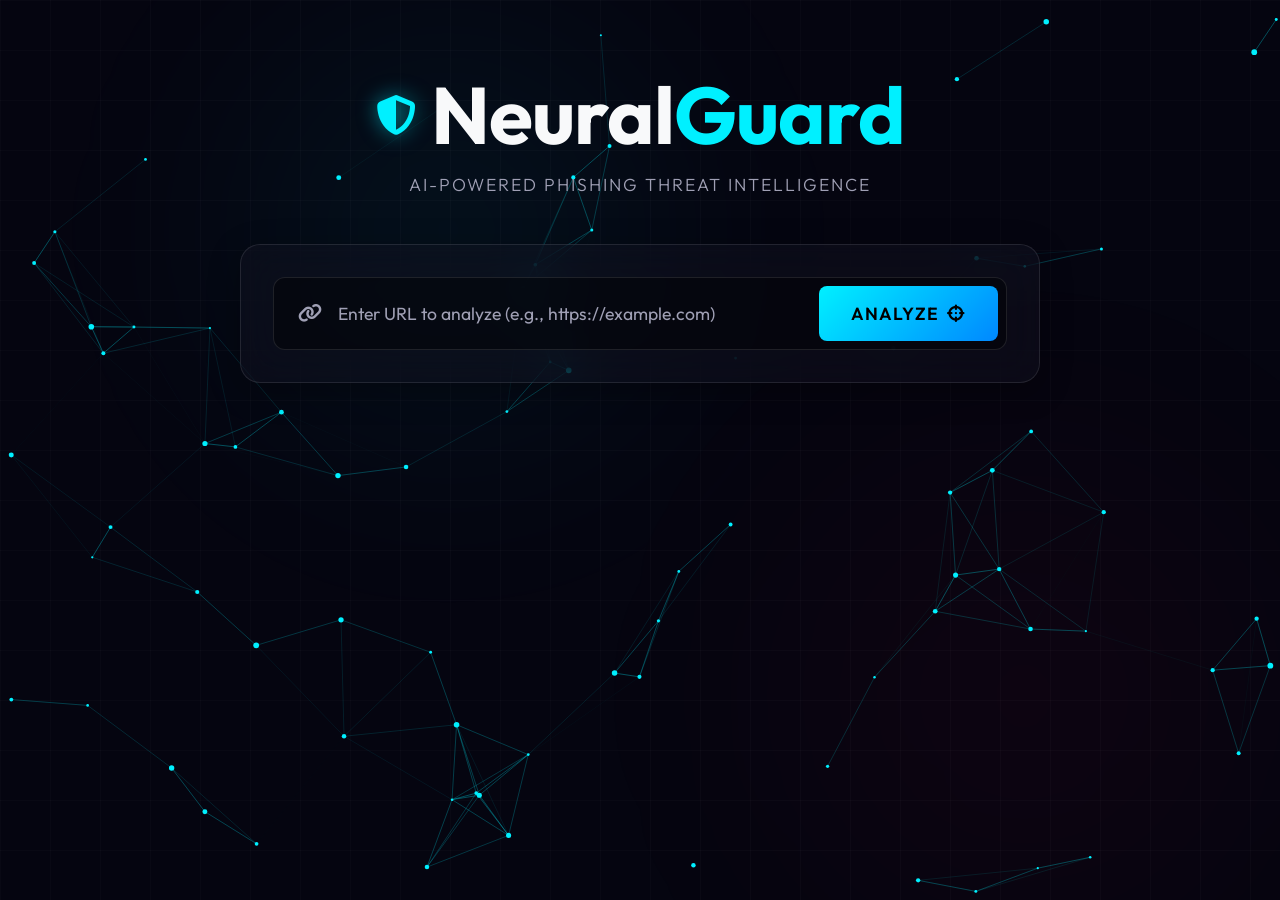
<file: frontend/web/index.html>
<!DOCTYPE html>
<html lang="en">
<head>
    <meta charset="UTF-8">
    <meta name="viewport" content="width=device-width, initial-scale=1.0">
    <title>AI Phishing Detection System</title>
    <link href="https://fonts.googleapis.com/css2?family=Outfit:wght@300;400;600;800&family=JetBrains+Mono:wght@400;700&display=swap" rel="stylesheet">
    <link rel="stylesheet" href="style.css">
    <link rel="stylesheet" href="https://cdnjs.cloudflare.com/ajax/libs/font-awesome/6.4.0/css/all.min.css">
</head>
<body>
    <div class="background-effects">
        <canvas id="particle-canvas"></canvas>
        <div class="glow-orb orb-1"></div>
        <div class="glow-orb orb-2"></div>
        <div class="grid-overlay"></div>
    </div>

    <div class="container">
        <header>
            <div class="logo">
                <i class="fa-solid fa-shield-halved neon-icon"></i>
                <h1>Neural<span class="highlight">Guard</span></h1>
            </div>
            <p class="subtitle">AI-Powered Phishing Threat Intelligence</p>
        </header>

        <main>
            <div class="search-container glass-panel">
                <form id="analyze-form">
                    <div class="input-wrapper">
                        <i class="fa-solid fa-link input-icon"></i>
                        <input type="text" id="url-input" placeholder="Enter URL to analyze (e.g., https://example.com)" autocomplete="off">
                        <button type="submit" id="analyze-btn">
                            <span class="btn-text">Analyze</span>
                            <i class="fa-solid fa-crosshairs"></i>
                        </button>
                    </div>
                </form>
                <div id="loading" class="hidden">
                    <div class="cyber-scanner-container">
                        <div class="cyber-scanner"></div>
                        <div class="laser-beam"></div>
                    </div>
                    <div class="terminal-loader">
                        <span class="terminal-prompt">></span>
                        <span id="typing-text">Initializing neural network...</span><span class="cursor">_</span>
                    </div>
                    <div class="matrix-code" id="matrix-code"></div>
                </div>
            </div>

            <div id="error-message" class="error-panel hidden"></div>

            <div id="results-container" class="results-layout hidden">
                <div class="main-result glass-panel">
                    <div class="status-header">
                        <h2 id="threat-status">Status</h2>
                        <div class="confidence-badge" id="confidence-badge">--%</div>
                    </div>
                    
                    <div class="gauge-container">
                        <svg viewBox="0 0 100 50" class="gauge">
                            <path class="gauge-bg" d="M 10,50 A 40,40 0 0,1 90,50" />
                            <path class="gauge-fill" id="gauge-fill" d="M 10,50 A 40,40 0 0,1 90,50" stroke-dasharray="125.6" stroke-dashoffset="125.6" />
                        </svg>
                        <div class="gauge-value" id="gauge-value">--%</div>
                        <div class="gauge-label">Threat Probability</div>
                    </div>

                    <div class="url-display">
                        <h3>Target URL</h3>
                        <code id="display-url"></code>
                    </div>

                    <div class="action-recommendation" id="action-rec">
                        <!-- Action recommendations injected here -->
                    </div>
                </div>

                <div class="insights-panel glass-panel">
                    <div class="panel-header">
                        <h2><i class="fa-solid fa-brain"></i> Neural Insights</h2>
                        <button id="explain-btn" class="secondary-btn">Explain Prediction</button>
                    </div>
                    
                    <div id="explain-loading" class="hidden">
                        <i class="fa-solid fa-circle-notch fa-spin"></i> Generating explainable AI report...
                    </div>

                    <div id="shap-results" class="hidden">
                        <div class="factors-grid">
                            <div class="risk-factors">
                                <h3><i class="fa-solid fa-triangle-exclamation text-danger"></i> Risk Factors</h3>
                                <ul id="risk-list" class="factor-list"></ul>
                            </div>
                            <div class="safe-factors">
                                <h3><i class="fa-solid fa-shield-check text-success"></i> Safe Signals</h3>
                                <ul id="safe-list" class="factor-list"></ul>
                            </div>
                        </div>
                    </div>
                    
                    <div id="explain-empty" class="explain-placeholder">
                        <p>Click "Explain Prediction" to see the driving factors behind the AI's decision.</p>
                    </div>
                </div>
                
                <div class="sandbox-panel glass-panel">
                    <div class="panel-header">
                        <h2><i class="fa-solid fa-camera"></i> Safe-View Sandbox</h2>
                    </div>
                    <div class="sandbox-container" id="sandbox-container">
                        <div class="sandbox-loading" id="sandbox-loading">
                            <i class="fa-solid fa-satellite-dish fa-beat"></i> Capturing remote snapshot...
                        </div>
                        <img id="sandbox-image" class="hidden" alt="Live Website Snapshot" />
                    </div>
                </div>

                <div class="intel-panel glass-panel">
                    <div class="panel-header">
                        <h2><i class="fa-solid fa-network-wired"></i> Server Intelligence</h2>
                    </div>
                    <div id="intel-loading" class="intel-loading">
                        <i class="fa-solid fa-microchip fa-spin"></i> Querying global databases...
                    </div>
                    <div id="intel-results" class="intel-grid hidden">
                        <div class="intel-item">
                            <span class="intel-label">IP Address</span>
                            <span class="intel-value" id="intel-ip">--</span>
                        </div>
                        <div class="intel-item">
                            <span class="intel-label">Location</span>
                            <span class="intel-value" id="intel-loc">--</span>
                        </div>
                        <div class="intel-item">
                            <span class="intel-label">ISP / Host</span>
                            <span class="intel-value" id="intel-isp">--</span>
                        </div>
                        <div class="intel-item">
                            <span class="intel-label">Domain Age</span>
                            <span class="intel-value" id="intel-age">--</span>
                        </div>
                        <div class="intel-item">
                            <span class="intel-label">SSL Certificate</span>
                            <span class="intel-value" id="intel-ssl">--</span>
                        </div>
                    </div>
                </div>

            </div>
            
            <div class="history-panel glass-panel hidden" id="history-panel">
                <h2><i class="fa-solid fa-clock-rotate-left"></i> Recent Analysis</h2>
                <ul id="history-list" class="history-list"></ul>
            </div>

        </main>
    </div>

    <script src="script.js"></script>
</body>
</html>
</file>
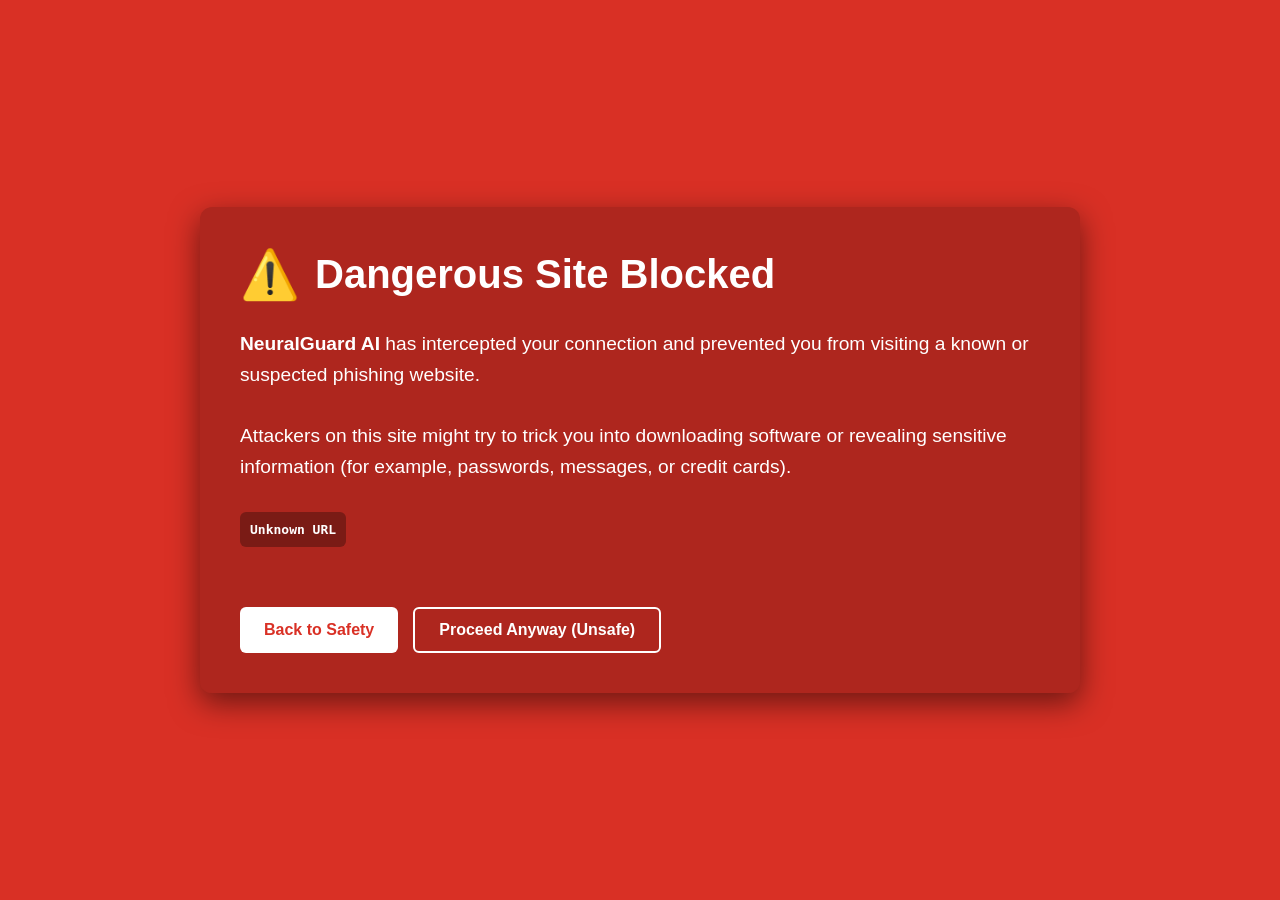
<file: frontend/extension/block.html>
<!DOCTYPE html>
<html lang="en">
<head>
    <meta charset="UTF-8">
    <meta name="viewport" content="width=device-width, initial-scale=1.0">
    <title>Warning: Suspected Phishing</title>
    <style>
        body {
            background-color: #d93025;
            color: white;
            font-family: 'Segoe UI', Tahoma, Geneva, Verdana, sans-serif;
            margin: 0;
            padding: 0;
            display: flex;
            justify-content: center;
            align-items: center;
            height: 100vh;
        }
        .container {
            max-width: 800px;
            padding: 40px;
            background: rgba(0, 0, 0, 0.2);
            border-radius: 12px;
            box-shadow: 0 10px 30px rgba(0, 0, 0, 0.5);
            text-align: left;
        }
        h1 {
            font-size: 2.5rem;
            margin-top: 0;
            display: flex;
            align-items: center;
            gap: 15px;
        }
        .icon {
            font-size: 3rem;
        }
        p {
            font-size: 1.2rem;
            line-height: 1.6;
            margin-bottom: 30px;
        }
        #blocked-url {
            font-family: monospace;
            background: rgba(0, 0, 0, 0.3);
            padding: 10px;
            border-radius: 6px;
            word-break: break-all;
            display: inline-block;
            margin-bottom: 20px;
            font-weight: bold;
        }
        .btn-container {
            display: flex;
            gap: 15px;
            margin-top: 40px;
        }
        button {
            padding: 12px 24px;
            font-size: 1rem;
            font-weight: bold;
            border: none;
            border-radius: 6px;
            cursor: pointer;
            transition: all 0.2s;
        }
        .btn-primary {
            background: white;
            color: #d93025;
        }
        .btn-primary:hover {
            background: #f1f3f4;
            transform: scale(1.05);
        }
        .btn-secondary {
            background: transparent;
            color: white;
            border: 2px solid white;
        }
        .btn-secondary:hover {
            background: rgba(255, 255, 255, 0.1);
        }
    </style>
</head>
<body>

    <div class="container">
        <h1><span class="icon">⚠️</span> Dangerous Site Blocked</h1>
        
        <p><strong>NeuralGuard AI</strong> has intercepted your connection and prevented you from visiting a known or suspected phishing website.</p>
        
        <p>Attackers on this site might try to trick you into downloading software or revealing sensitive information (for example, passwords, messages, or credit cards).</p>
        
        <div id="blocked-url">Loading...</div>
        
        <div class="btn-container">
            <button class="btn-primary" id="btn-back">Back to Safety</button>
            <button class="btn-secondary" id="btn-continue">Proceed Anyway (Unsafe)</button>
        </div>
    </div>

    <script src="block.js"></script>
</body>
</html>
</file>
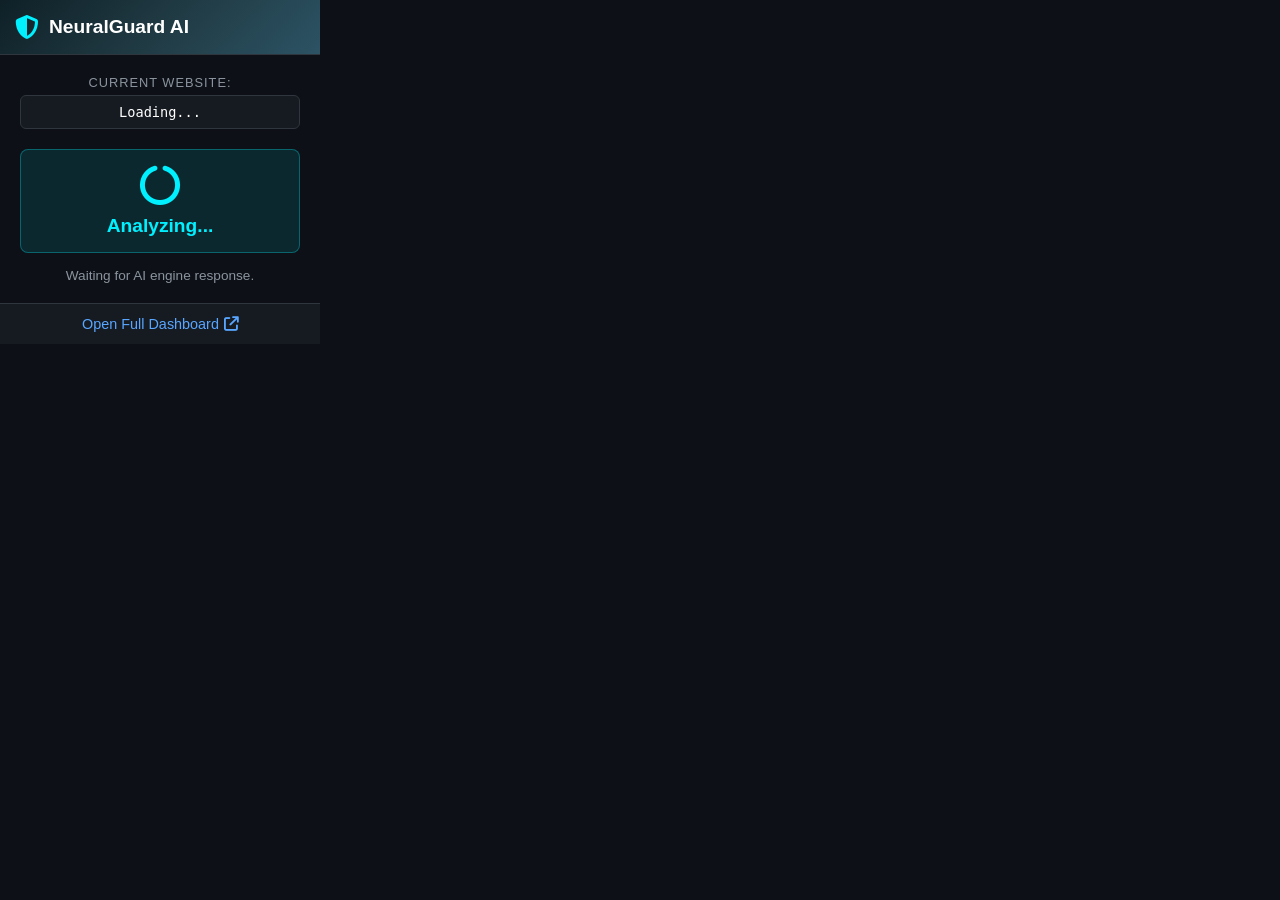
<file: frontend/extension/popup.html>
<!DOCTYPE html>
<html lang="en">
<head>
    <meta charset="UTF-8">
    <title>NeuralGuard Status</title>
    <link rel="stylesheet" href="popup.css">
    <!-- FontAwesome for icons -->
    <link rel="stylesheet" href="https://cdnjs.cloudflare.com/ajax/libs/font-awesome/6.4.0/css/all.min.css">
</head>
<body>
    <div class="header">
        <i class="fa-solid fa-shield-halved logo-icon"></i>
        <h2>NeuralGuard AI</h2>
    </div>

    <div class="content">
        <p class="label">Current Website:</p>
        <div id="current-url" class="url-display">Loading...</div>
        
        <div id="status-card" class="status-card loading">
            <i class="fa-solid fa-circle-notch fa-spin status-icon"></i>
            <h3 id="status-text">Analyzing...</h3>
        </div>
        
        <p class="subtext" id="status-subtext">Waiting for AI engine response.</p>
    </div>

    <div class="footer">
        <a href="http://localhost:5500" target="_blank">Open Full Dashboard <i class="fa-solid fa-arrow-up-right-from-square"></i></a>
    </div>

    <script src="popup.js"></script>
</body>
</html>
</file>
<file: frontend/web/style.css>
:root {
    --bg-dark: #050510;
    --bg-panel: rgba(20, 20, 35, 0.4);
    --border-glow: rgba(0, 240, 255, 0.2);
    --border-solid: rgba(255, 255, 255, 0.1);
    --text-main: #f8f9fa;
    --text-muted: #a0a0b5;
    
    --neon-cyan: #00f0ff;
    --neon-magenta: #ff003c;
    --success: #00ff88;
    --danger: #ff3366;
    --warning: #ffb800;
    
    --font-sans: 'Outfit', sans-serif;
    --font-mono: 'JetBrains Mono', monospace;
}

* {
    margin: 0;
    padding: 0;
    box-sizing: border-box;
}

body {
    font-family: var(--font-sans);
    background-color: var(--bg-dark);
    color: var(--text-main);
    min-height: 100vh;
    overflow-x: hidden;
    position: relative;
}

/* Background Effects */
.background-effects {
    position: fixed;
    top: 0;
    left: 0;
    width: 100vw;
    height: 100vh;
    z-index: -1;
    overflow: hidden;
}

#sandbox-image {
    width: 100%;
    height: 100%;
    object-fit: contain;
    object-position: top;
    filter: brightness(0.8) contrast(1.2);
    transition: filter 0.3s;
}

#particle-canvas {
    position: absolute;
    top: 0;
    left: 0;
    width: 100%;
    height: 100%;
    z-index: 1;
}

.glow-orb {
    position: absolute;
    border-radius: 50%;
    filter: blur(100px);
    opacity: 0.5;
    animation: float 20s infinite ease-in-out alternate;
}

.orb-1 {
    top: -10%;
    left: 10%;
    width: 50vw;
    height: 50vw;
    background: radial-gradient(circle, rgba(0,240,255,0.15) 0%, rgba(5,5,16,0) 70%);
}

.orb-2 {
    bottom: -20%;
    right: -10%;
    width: 60vw;
    height: 60vw;
    background: radial-gradient(circle, rgba(255,0,60,0.1) 0%, rgba(5,5,16,0) 70%);
    animation-delay: -5s;
}

.grid-overlay {
    position: absolute;
    top: 0;
    left: 0;
    width: 100%;
    height: 100%;
    background-image: 
        linear-gradient(rgba(255, 255, 255, 0.02) 1px, transparent 1px),
        linear-gradient(90deg, rgba(255, 255, 255, 0.02) 1px, transparent 1px);
    background-size: 50px 50px;
    perspective: 1000px;
    transform-origin: bottom;
}

@keyframes float {
    0% { transform: translate(0, 0); }
    100% { transform: translate(5%, 5%); }
}

/* Layout */
.container {
    max-width: 1200px;
    margin: 0 auto;
    padding: 2rem;
    display: flex;
    flex-direction: column;
    gap: 3rem;
}

/* Header */
header {
    text-align: center;
    margin-top: 2rem;
    animation: fadeInDown 1s cubic-bezier(0.16, 1, 0.3, 1) forwards;
}

.logo {
    display: flex;
    align-items: center;
    justify-content: center;
    gap: 1rem;
    font-size: 2.5rem;
    font-weight: 800;
    letter-spacing: -1px;
}

.neon-icon {
    color: var(--neon-cyan);
    filter: drop-shadow(0 0 10px rgba(0, 240, 255, 0.5));
}

.highlight {
    color: var(--neon-cyan);
}

.subtitle {
    color: var(--text-muted);
    font-size: 1.1rem;
    margin-top: 0.5rem;
    font-weight: 300;
    letter-spacing: 2px;
    text-transform: uppercase;
}

/* Glass Panels */
.glass-panel {
    background: var(--bg-panel);
    backdrop-filter: blur(20px);
    -webkit-backdrop-filter: blur(20px);
    border: 1px solid var(--border-solid);
    border-radius: 20px;
    padding: 2rem;
    box-shadow: 0 8px 32px 0 rgba(0, 0, 0, 0.3);
    transition: all 0.1s ease-out; /* Changed for 3D tilt */
    transform-style: preserve-3d;
    transform: perspective(1000px);
    will-change: transform;
}

.glass-panel:hover {
    border-color: var(--border-glow);
    box-shadow: 0 8px 32px 0 rgba(0, 240, 255, 0.1);
}

/* Search Bar */
.search-container {
    max-width: 800px;
    margin: 0 auto;
    width: 100%;
    animation: fadeInUp 1s cubic-bezier(0.16, 1, 0.3, 1) 0.2s forwards;
    opacity: 0;
    transform: translateY(20px);
}

.input-wrapper {
    position: relative;
    display: flex;
    align-items: center;
    background: rgba(0, 0, 0, 0.4);
    border: 1px solid var(--border-solid);
    border-radius: 12px;
    padding: 0.5rem;
    transition: all 0.3s ease;
}

.input-wrapper:focus-within {
    border-color: var(--neon-cyan);
    box-shadow: 0 0 20px rgba(0, 240, 255, 0.2);
}

.input-icon {
    color: var(--text-muted);
    padding: 0 1rem;
    font-size: 1.2rem;
}

input[type="text"] {
    flex: 1;
    background: transparent;
    border: none;
    color: var(--text-main);
    font-family: var(--font-mono);
    font-size: 1.1rem;
    padding: 1rem 0;
    outline: none;
}

input[type="text"]::placeholder {
    color: var(--text-muted);
    font-family: var(--font-sans);
}

button {
    background: linear-gradient(135deg, var(--neon-cyan), #0088ff);
    color: #000;
    border: none;
    padding: 1rem 2rem;
    border-radius: 8px;
    font-family: var(--font-sans);
    font-weight: 600;
    font-size: 1.1rem;
    cursor: pointer;
    display: flex;
    align-items: center;
    gap: 0.5rem;
    transition: all 0.3s ease;
    text-transform: uppercase;
    letter-spacing: 1px;
}

button:hover {
    transform: scale(1.05);
    box-shadow: 0 0 20px rgba(0, 240, 255, 0.4);
}

button:active {
    transform: scale(0.98);
}

.secondary-btn {
    background: rgba(255, 255, 255, 0.05);
    color: var(--text-main);
    border: 1px solid var(--border-solid);
    font-size: 0.9rem;
    padding: 0.8rem 1.5rem;
}

.secondary-btn:hover {
    background: rgba(255, 255, 255, 0.1);
    border-color: var(--text-main);
    color: white;
    box-shadow: none;
}

/* Advanced Loading Scanner */
#loading {
    margin-top: 1.5rem;
    text-align: left;
    color: var(--neon-cyan);
    font-family: var(--font-mono);
    font-size: 0.9rem;
    background: rgba(0, 0, 0, 0.5);
    padding: 1.5rem;
    border-radius: 8px;
    border: 1px solid rgba(0, 240, 255, 0.2);
    box-shadow: inset 0 0 20px rgba(0, 0, 0, 0.8);
    position: relative;
    overflow: hidden;
}

.cyber-scanner-container {
    height: 4px;
    width: 100%;
    background: rgba(0, 240, 255, 0.1);
    position: absolute;
    top: 0;
    left: 0;
    overflow: hidden;
}

.cyber-scanner {
    width: 30%;
    height: 100%;
    background: var(--neon-cyan);
    box-shadow: 0 0 10px var(--neon-cyan), 0 0 20px var(--neon-cyan);
    animation: cyber-scan 1.5s ease-in-out infinite alternate;
}

@keyframes cyber-scan {
    0% { transform: translateX(-100%); }
    100% { transform: translateX(333%); }
}

.terminal-loader {
    margin-bottom: 10px;
    display: flex;
    align-items: center;
    gap: 8px;
}

.terminal-prompt {
    color: var(--success);
    font-weight: bold;
}

.cursor {
    display: inline-block;
    width: 8px;
    height: 15px;
    background: var(--neon-cyan);
    animation: blink 1s step-end infinite;
}

@keyframes blink {
    0%, 100% { opacity: 1; }
    50% { opacity: 0; }
}

.matrix-code {
    font-size: 0.8rem;
    color: var(--text-muted);
    opacity: 0.7;
    height: 60px;
    overflow: hidden;
    line-height: 1.4;
    word-break: break-all;
}

/* Results Layout */
.results-layout {
    display: grid;
    grid-template-columns: 1fr 1fr;
    gap: 2rem;
    animation: fadeIn 0.8s ease-out forwards;
}

/* Main Result Card */
.status-header {
    display: flex;
    justify-content: space-between;
    align-items: center;
    margin-bottom: 2rem;
    padding-bottom: 1rem;
    border-bottom: 1px solid var(--border-solid);
}

.confidence-badge {
    background: rgba(255, 255, 255, 0.1);
    padding: 0.5rem 1rem;
    border-radius: 20px;
    font-family: var(--font-mono);
    font-weight: 700;
    font-size: 1.2rem;
}

/* Gauge */
.gauge-container {
    position: relative;
    width: 250px;
    margin: 0 auto 2rem;
    text-align: center;
}

.gauge {
    width: 100%;
    overflow: visible;
}

.gauge-bg {
    fill: none;
    stroke: rgba(255, 255, 255, 0.05);
    stroke-width: 8;
    stroke-linecap: round;
}

.gauge-fill {
    fill: none;
    stroke: var(--success);
    stroke-width: 8;
    stroke-linecap: round;
    transition: stroke-dashoffset 1.5s cubic-bezier(0.16, 1, 0.3, 1), stroke 0.5s;
}

.gauge-value {
    position: absolute;
    bottom: 20px;
    left: 50%;
    transform: translateX(-50%);
    font-size: 3rem;
    font-weight: 800;
    font-family: var(--font-mono);
}

.gauge-label {
    color: var(--text-muted);
    font-size: 0.9rem;
    text-transform: uppercase;
    letter-spacing: 1px;
}

.url-display {
    background: rgba(0, 0, 0, 0.3);
    padding: 1rem;
    border-radius: 8px;
    margin-bottom: 2rem;
    word-break: break-all;
}

.url-display h3 {
    font-size: 0.8rem;
    color: var(--text-muted);
    text-transform: uppercase;
    margin-bottom: 0.5rem;
}

.url-display code {
    font-family: var(--font-mono);
    color: var(--neon-cyan);
}

/* Action Recommendations */
.action-recommendation {
    padding: 1rem;
    border-radius: 8px;
    font-weight: 600;
    display: flex;
    align-items: center;
    gap: 1rem;
}

.action-safe {
    background: rgba(0, 255, 136, 0.1);
    color: var(--success);
    border: 1px solid rgba(0, 255, 136, 0.2);
}

.action-danger {
    background: rgba(255, 51, 102, 0.1);
    color: var(--danger);
    border: 1px solid rgba(255, 51, 102, 0.2);
}

/* Insights Panel */
.panel-header {
    display: flex;
    justify-content: space-between;
    align-items: center;
    margin-bottom: 1.5rem;
    padding-bottom: 1rem;
    border-bottom: 1px solid var(--border-solid);
}

.panel-header h2 {
    font-size: 1.3rem;
    display: flex;
    align-items: center;
    gap: 0.5rem;
}

.explain-placeholder {
    text-align: center;
    color: var(--text-muted);
    padding: 4rem 2rem;
    border: 1px dashed var(--border-solid);
    border-radius: 12px;
}

.factors-grid {
    display: grid;
    grid-template-columns: 1fr 1fr;
    gap: 1.5rem;
}

.factor-list {
    list-style: none;
    margin-top: 1rem;
}

.factor-list li {
    background: rgba(0, 0, 0, 0.2);
    padding: 0.8rem 1rem;
    border-radius: 6px;
    margin-bottom: 0.5rem;
    display: flex;
    justify-content: space-between;
    font-family: var(--font-mono);
    font-size: 0.9rem;
    animation: fadeInRight 0.5s ease forwards;
    opacity: 0;
}

.factor-list li:nth-child(1) { animation-delay: 0.1s; }
.factor-list li:nth-child(2) { animation-delay: 0.2s; }
.factor-list li:nth-child(3) { animation-delay: 0.3s; }
.factor-list li:nth-child(4) { animation-delay: 0.4s; }

.risk-factors li { border-left: 3px solid var(--danger); }
.safe-factors li { border-left: 3px solid var(--success); }

.text-danger { color: var(--danger); }
.text-success { color: var(--success); }

/* Error Panel */
.error-panel {
    max-width: 800px;
    margin: 0 auto;
    background: rgba(255, 51, 102, 0.1);
    border: 1px solid rgba(255, 51, 102, 0.3);
    color: var(--danger);
    padding: 1rem;
    border-radius: 8px;
    text-align: center;
    font-family: var(--font-mono);
}

/* History Panel */
.history-panel {
    max-width: 800px;
    margin: 0 auto;
    width: 100%;
}

.history-panel h2 {
    font-size: 1.2rem;
    margin-bottom: 1rem;
    color: var(--text-muted);
}

.history-list {
    list-style: none;
}

.history-list li {
    display: flex;
    justify-content: space-between;
    padding: 1rem;
    border-bottom: 1px solid var(--border-solid);
    font-family: var(--font-mono);
    font-size: 0.9rem;
}

.history-list li:last-child {
    border-bottom: none;
}

.history-url {
    color: var(--text-main);
    white-space: nowrap;
    overflow: hidden;
    text-overflow: ellipsis;
    max-width: 70%;
}

.history-safe { color: var(--success); }
.history-phishing { color: var(--danger); }

/* Utilities */
.hidden {
    display: none !important;
}

/* Animations */
@keyframes fadeInUp {
    from { opacity: 0; transform: translateY(20px); }
    to { opacity: 1; transform: translateY(0); }
}

@keyframes fadeInDown {
    from { opacity: 0; transform: translateY(-20px); }
    to { opacity: 1; transform: translateY(0); }
}

@keyframes fadeIn {
    from { opacity: 0; }
    to { opacity: 1; }
}

@keyframes fadeInRight {
    from { opacity: 0; transform: translateX(-20px); }
    to { opacity: 1; transform: translateX(0); }
}

/* Responsive */
@media (max-width: 900px) {
    .results-layout {
        grid-template-columns: 1fr;
    }
}

@media (max-width: 600px) {
    .input-wrapper {
        flex-direction: column;
        background: transparent;
        border: none;
    }
    
    input[type="text"] {
        width: 100%;
        background: rgba(0, 0, 0, 0.4);
        border: 1px solid var(--border-solid);
        border-radius: 12px;
        padding: 1rem;
        margin-bottom: 1rem;
    }
    
    button {
        width: 100%;
        justify-content: center;
    }
    
    .factors-grid {
        grid-template-columns: 1fr;
    }
}
</file>
<file: frontend/extension/popup.css>
body {
    width: 320px;
    margin: 0;
    font-family: 'Segoe UI', Tahoma, Geneva, Verdana, sans-serif;
    background-color: #0d1117;
    color: #c9d1d9;
}

.header {
    background: linear-gradient(135deg, #0f2027, #203a43, #2c5364);
    padding: 15px;
    display: flex;
    align-items: center;
    gap: 10px;
    border-bottom: 1px solid #30363d;
}

.header h2 {
    margin: 0;
    font-size: 1.2rem;
    color: #fff;
    font-weight: 600;
}

.logo-icon {
    font-size: 1.5rem;
    color: #00f0ff;
}

.content {
    padding: 20px;
    text-align: center;
}

.label {
    margin: 0 0 5px 0;
    font-size: 0.8rem;
    color: #8b949e;
    text-transform: uppercase;
    letter-spacing: 1px;
}

.url-display {
    background: #161b22;
    padding: 8px;
    border-radius: 6px;
    border: 1px solid #30363d;
    font-family: monospace;
    font-size: 0.85rem;
    color: #fff;
    white-space: nowrap;
    overflow: hidden;
    text-overflow: ellipsis;
    margin-bottom: 20px;
}

.status-card {
    padding: 15px;
    border-radius: 8px;
    display: flex;
    flex-direction: column;
    align-items: center;
    gap: 10px;
    transition: all 0.3s ease;
}

.status-card h3 {
    margin: 0;
    font-size: 1.2rem;
}

.status-icon {
    font-size: 2.5rem;
}

/* States */
.status-card.loading {
    background: rgba(0, 240, 255, 0.1);
    border: 1px solid rgba(0, 240, 255, 0.3);
    color: #00f0ff;
}

.status-card.safe {
    background: rgba(46, 160, 67, 0.1);
    border: 1px solid rgba(46, 160, 67, 0.3);
    color: #3fb950;
}

.status-card.danger {
    background: rgba(248, 81, 73, 0.1);
    border: 1px solid rgba(248, 81, 73, 0.3);
    color: #f85149;
}

.subtext {
    margin: 15px 0 0 0;
    font-size: 0.85rem;
    color: #8b949e;
}

.footer {
    padding: 12px;
    background: #161b22;
    border-top: 1px solid #30363d;
    text-align: center;
}

.footer a {
    color: #58a6ff;
    text-decoration: none;
    font-size: 0.9rem;
    display: flex;
    align-items: center;
    justify-content: center;
    gap: 5px;
}

.footer a:hover {
    text-decoration: underline;
}
</file>
